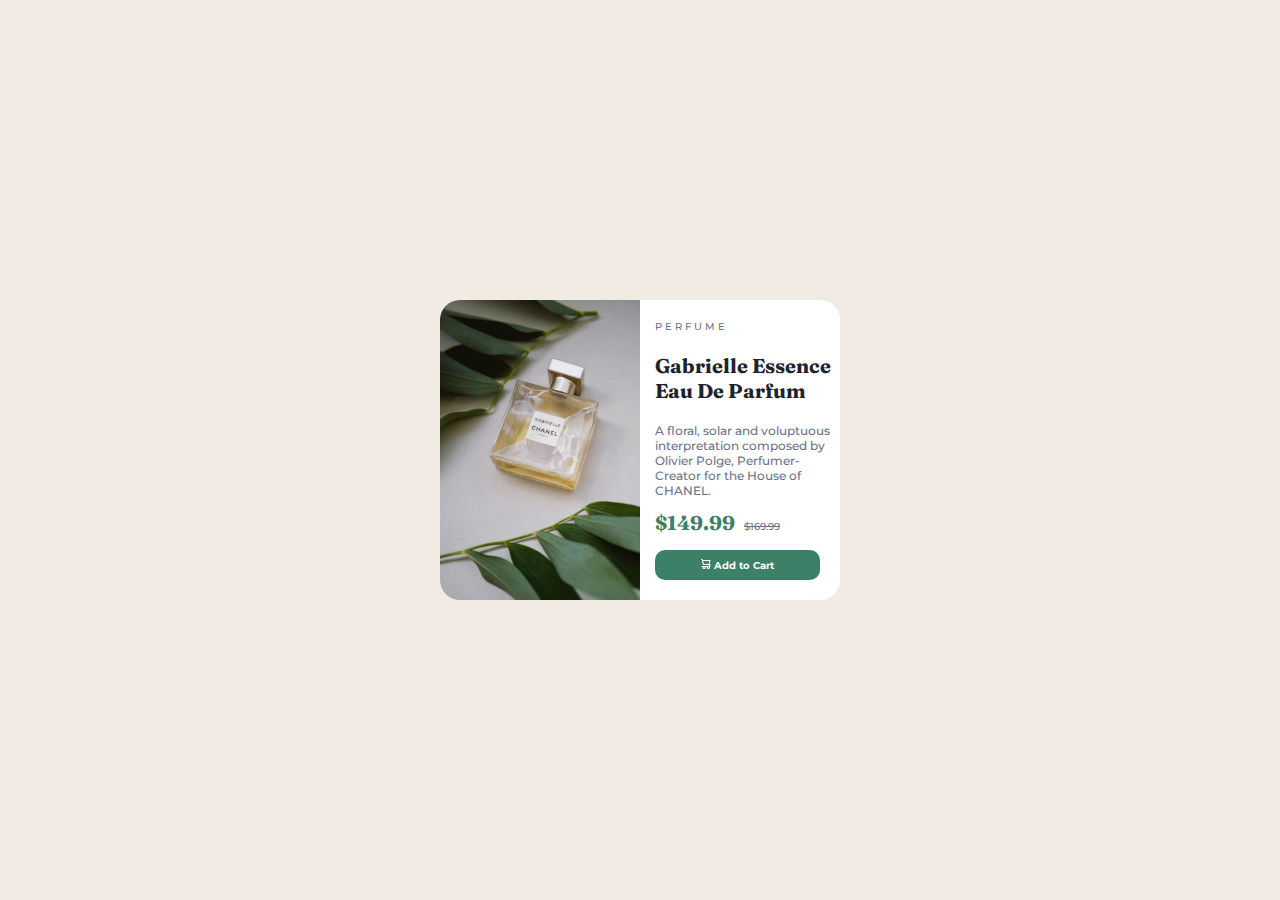
<file: product-preview-card-component/index.html>
<!DOCTYPE html>
<html lang="en">
<head>
  <meta charset="UTF-8">
  <meta name="viewport" content="width=device-width, initial-scale=1.0"> <!-- displays site properly based on user's device -->
  <style>
    @import url('https://fonts.googleapis.com/css2?family=Montserrat&display=swap');
    @import url('https://fonts.googleapis.com/css2?family=Fraunces&display=swap');
  </style>
  <link rel="icon" type="image/png" sizes="32x32" href="./images/favicon-32x32.png">
  <link rel="stylesheet" href="styles.css">
  <title>Frontend Mentor | Product preview card component</title>
</head>
<body>
  <div>
    <img src="images/image-product-desktop.jpg" class="image" />
    <p class="perfume">P E R F U M E</p>
    <p class="title">Gabrielle Essence Eau De Parfum</p>
    <p class="paragraph">A floral, solar and voluptuous interpretation composed by Olivier Polge, Perfumer-Creator for the House of CHANEL.</p>
    <p class="newPrice">$149.99</p>
    <p class="oldPrice">$169.99</p>
    <button>
      <img src="images/icon-cart.svg" class="cart" />
      Add to Cart
    </button>
  </div>
</body>
</html>
</file>
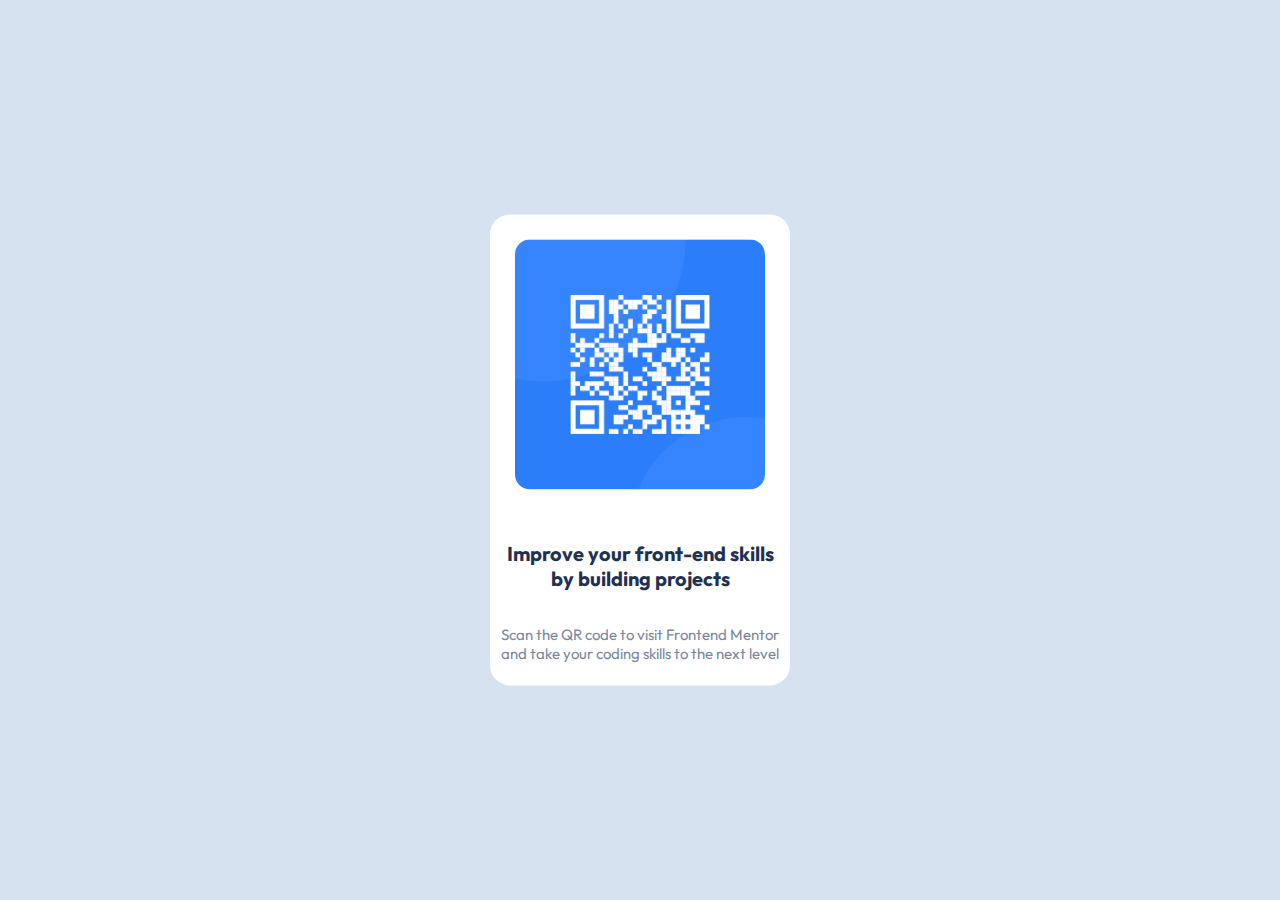
<file: qr-code-component/index.html>
<!DOCTYPE html>
<html lang="en">
<head>
  <meta charset="UTF-8">
  <meta name="viewport" content="width=device-width, initial-scale=1.0">
  <style>
    @import url('https://fonts.googleapis.com/css2?family=Outfit&display=swap');
  </style>
  <link rel="icon" type="image/png" sizes="32x32" href="./images/favicon-32x32.png">
  <link rel="stylesheet" href="styles.css">
  <title>Frontend Mentor | QR code component</title>
</head>
<body>
  <div>
    <img src="images/image-qr-code.png" />
    <h1>Improve your front-end skills by building projects</h1>
    <h2>Scan the QR code to visit Frontend Mentor and take your coding skills to the next level</h2>
  </div>
</body>
</html>
</file>
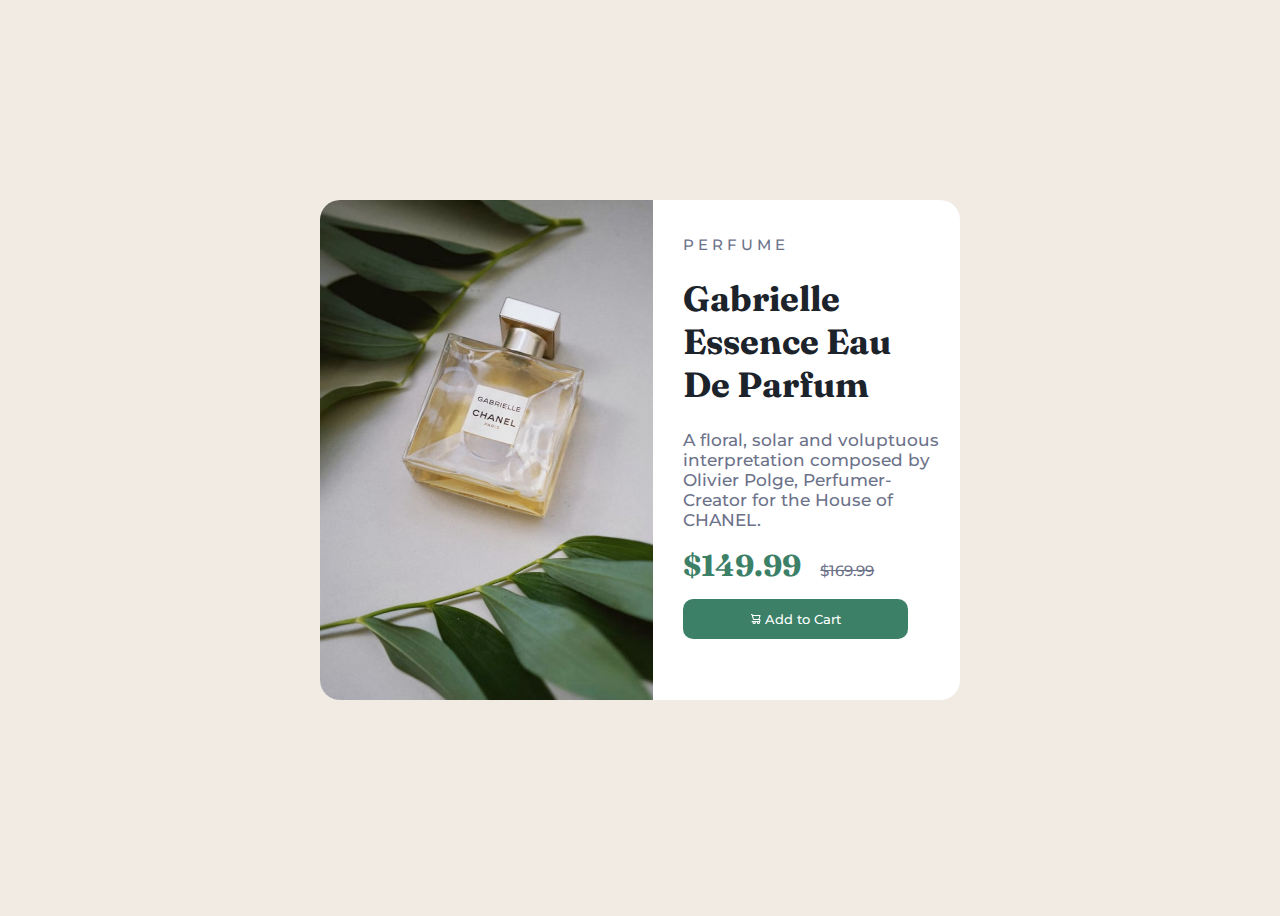
<file: Newbie/product-preview-card-component/index.html>
<!DOCTYPE html>
<html lang="en">
<head>
  <meta charset="UTF-8">
  <meta name="viewport" content="width=device-width, initial-scale=1.0"> <!-- displays site properly based on user's device -->
  <style>
    @import url('https://fonts.googleapis.com/css2?family=Montserrat&display=swap');
    @import url('https://fonts.googleapis.com/css2?family=Fraunces&display=swap');
  </style>
  <link rel="icon" type="image/png" sizes="32x32" href="./images/favicon-32x32.png">
  <link rel="stylesheet" href="styles.css">
  <title>Frontend Mentor | Product preview card component</title>
</head>
<body>
  <main>
    <img src="images/image-product-desktop.jpg" class="image" alt="Photo of the perfume" />
    <p class="perfume">P E R F U M E</p>
    <h1 class="title">Gabrielle Essence Eau De Parfum</h1>
    <p class="paragraph">A floral, solar and voluptuous interpretation composed by Olivier Polge, Perfumer-Creator for the House of CHANEL.</p>
    <p class="newPrice">$149.99</p>
    <p class="oldPrice">$169.99</p>
    <button>
      <img src="images/icon-cart.svg" class="cart" alt="Cart" />
      Add to Cart
    </button>
  </main>
</body>
</html>
</file>
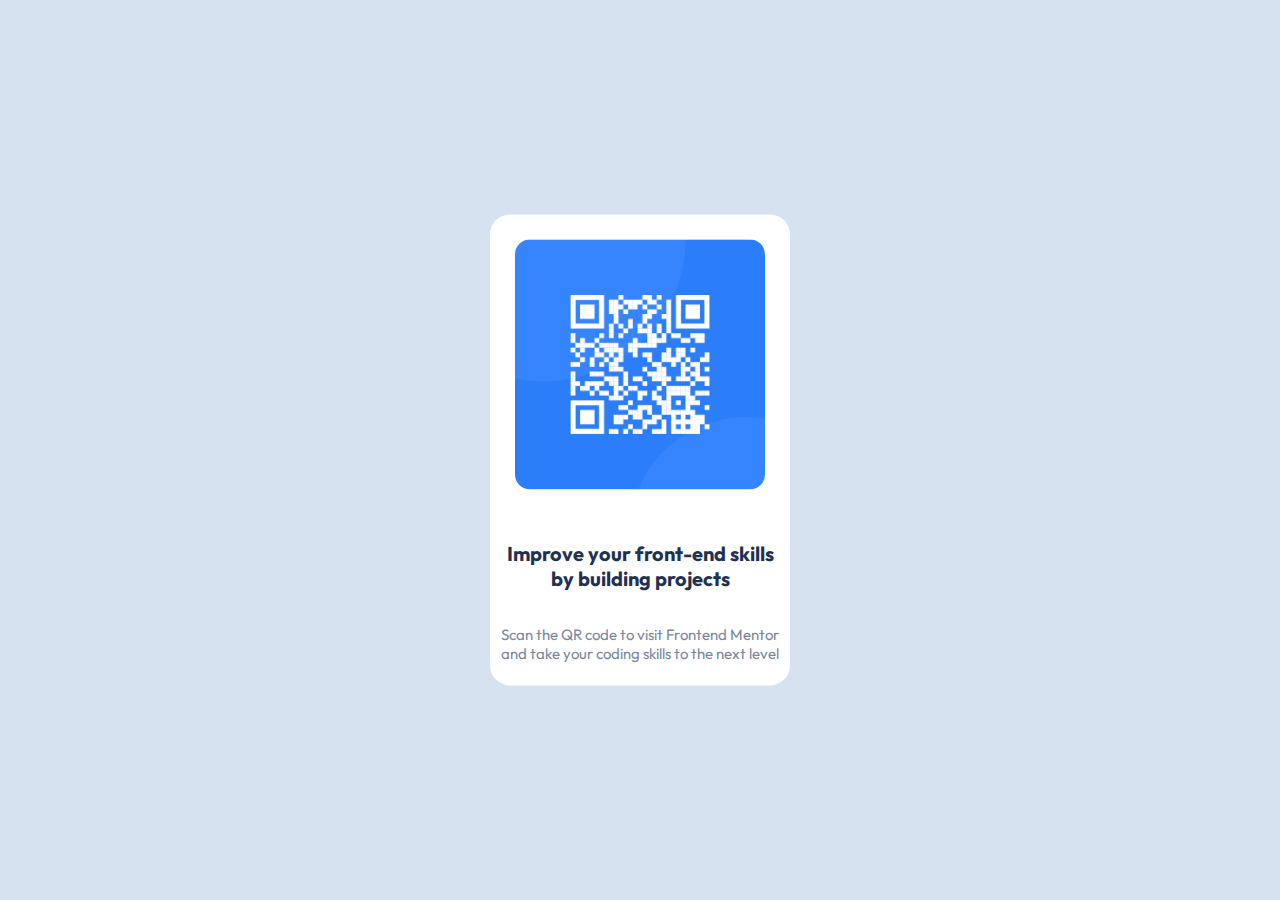
<file: Newbie/qr-code-component/index.html>
<!DOCTYPE html>
<html lang="en">
<head>
  <meta charset="UTF-8">
  <meta name="viewport" content="width=device-width, initial-scale=1.0">
  <style>
    @import url('https://fonts.googleapis.com/css2?family=Outfit&display=swap');
  </style>
  <link rel="icon" type="image/png" sizes="32x32" href="./images/favicon-32x32.png">
  <link rel="stylesheet" href="styles.css">
  <title>Frontend Mentor | QR code component</title>
</head>
<body>
  <main>
    <img src="images/image-qr-code.png" alt="QR Code" />
    <h1>Improve your front-end skills by building projects</h1>
    <h2>Scan the QR code to visit Frontend Mentor and take your coding skills to the next level</h2>
  </main>
</body>
</html>
</file>
<file: product-preview-card-component/styles.css>
body {
    background-color: hsl(30, 38%, 92%);
}

div {
    background-color: hsl(0, 0%, 100%);
    max-width: 400px;
    max-height: 800px;
    border-radius: 20px;
    position: absolute;
    top: 50%;
    left: 50%;
    transform: translate(-50%, -50%);
}

.image {
    max-width: 600px;
    max-height: 300px;
    width: auto;
    height: auto;
    border-radius: 20px 0 0 20px;
    float: left;
    padding-right: 15px;
}

.perfume {
    font-family: 'Montserrat', sans-serif;
    font-weight: 500;
    font-size: 10px;
    color: hsl(228, 12%, 48%);
    padding-top: 10px;
}

.title {
    font-family: 'Fraunces', sans-serif;
    font-weight: 700;
    font-weight: bold;
    font-size: 20px;
    color: hsl(212, 21%, 14%);
}

.paragraph {
    font-family: 'Montserrat', sans-serif;
    font-weight: 500;
    font-size: 12px;
    color: hsl(228, 12%, 48%);
}

.newPrice {
    font-family: 'Fraunces', sans-serif;
    font-weight: 700;
    font-size: 20px;
    color: hsl(158, 36%, 37%);
}

.oldPrice {
    font-family: 'Montserrat', sans-serif;
    font-weight: 500;
    font-size: 10px;
    color: hsl(228, 12%, 48%);
    text-decoration: line-through;
    padding-left: 5px;
}

.newPrice, .oldPrice {
    display: inline;
}

button {
    background-color: hsl(158, 36%, 37%);
    font-family: 'Montserrat', sans-serif;
    font-weight: 500;
    font-weight: bold;
    font-size: 10px;
    color: hsl(0, 0%, 100%);
    border-radius: 10px;
    height:30px;
    width:165px;
    cursor:pointer;
    border: none;
    margin-top: 15px;
}

.cart {
    width: 10px;
    height: 10px;
}
</file>
<file: qr-code-component/styles.css>
@import url('https://fonts.google.com/specimen/Outfit');

body {
    background-color: hsl(212, 45%, 89%);
}

div {
    background-color: hsl(0, 0%, 100%);

    text-align: center;
    max-width: 300px;
    max-height:550px;
    border-radius: 20px;

    position: absolute;
    top: 50%;
    left: 50%;
    transform: translate(-50%, -50%);
}

img {
    max-width:500px;
    max-height:250px;
    width: auto;
    height: auto;
    padding: 25px;
    border-radius: 40px;
}

h1 {
    font-family: 'Outfit', sans-serif;
    font-weight: 700;
    font-weight: bold; 
    font-size: 20px;
    color: hsl(218, 44%, 22%);
    padding: 10px;
}

h2 {
    font-family: 'Outfit', sans-serif;
    font-weight: 400;
    font-size: 15px;
    color: hsl(220, 15%, 55%);
    padding: 10px;
}
</file>
<file: Newbie/product-preview-card-component/styles.css>
body {
    background-color: hsl(30, 38%, 92%);
    min-height: 100vh;
    display: flex;
    align-items: center;
    justify-content: center;
}

main {
    background-color: hsl(0, 0%, 100%);
    border-radius: 20px;
    position: absolute;
    top: 50%;
    left: 50%;
    transform: translate(-50%, -50%);
    padding-right: 20px;
}

.image {
    max-height: 500px;
    width: auto;
    height: auto;
    border-radius: 20px 0 0 20px;
    float: left;
    padding-right: 30px;
}

.perfume {
    font-family: 'Montserrat', sans-serif;
    font-weight: 500;
    font-size: 15px;
    color: hsl(228, 12%, 48%);
    padding-top: 20px;
}

.title {
    font-family: 'Fraunces', sans-serif;
    font-weight: 700;
    font-weight: bold;
    font-size: 35px;
    color: hsl(212, 21%, 14%);
}

.paragraph {
    font-family: 'Montserrat', sans-serif;
    font-weight: 500;
    font-size: 17px;
    color: hsl(228, 12%, 48%);
}

.newPrice {
    font-family: 'Fraunces', sans-serif;
    font-weight: 700;
    font-size: 30px;
    color: hsl(158, 36%, 37%);
}

.oldPrice {
    font-family: 'Montserrat', sans-serif;
    font-weight: 500;
    font-size: 15px;
    color: hsl(228, 12%, 48%);
    text-decoration: line-through;
    padding-left: 15px;
}

.newPrice, .oldPrice {
    display: inline;
}

button {
    background-color: hsl(158, 36%, 37%);
    font-family: 'Montserrat', sans-serif;
    font-weight: 500;
    font-size: 13px;
    color: hsl(0, 0%, 100%);
    border-radius: 10px;
    height:40px;
    width:225px;
    cursor:pointer;
    border: none;
    margin-top: 15px;
}

.cart {
    width: 10px;
    height: 10px;
}
</file>
<file: Newbie/qr-code-component/styles.css>
@import url('https://fonts.google.com/specimen/Outfit');

body {
    background-color: hsl(212, 45%, 89%);
}

main {
    background-color: hsl(0, 0%, 100%);

    text-align: center;
    max-width: 300px;
    max-height:550px;
    border-radius: 20px;

    position: absolute;
    top: 50%;
    left: 50%;
    transform: translate(-50%, -50%);
}

img {
    max-width:500px;
    max-height:250px;
    width: auto;
    height: auto;
    padding: 25px;
    border-radius: 40px;
}

h1 {
    font-family: 'Outfit', sans-serif;
    font-weight: 700;
    font-weight: bold; 
    font-size: 20px;
    color: hsl(218, 44%, 22%);
    padding: 10px;
}

h2 {
    font-family: 'Outfit', sans-serif;
    font-weight: 400;
    font-size: 15px;
    color: hsl(220, 15%, 55%);
    padding: 10px;
}
</file>
